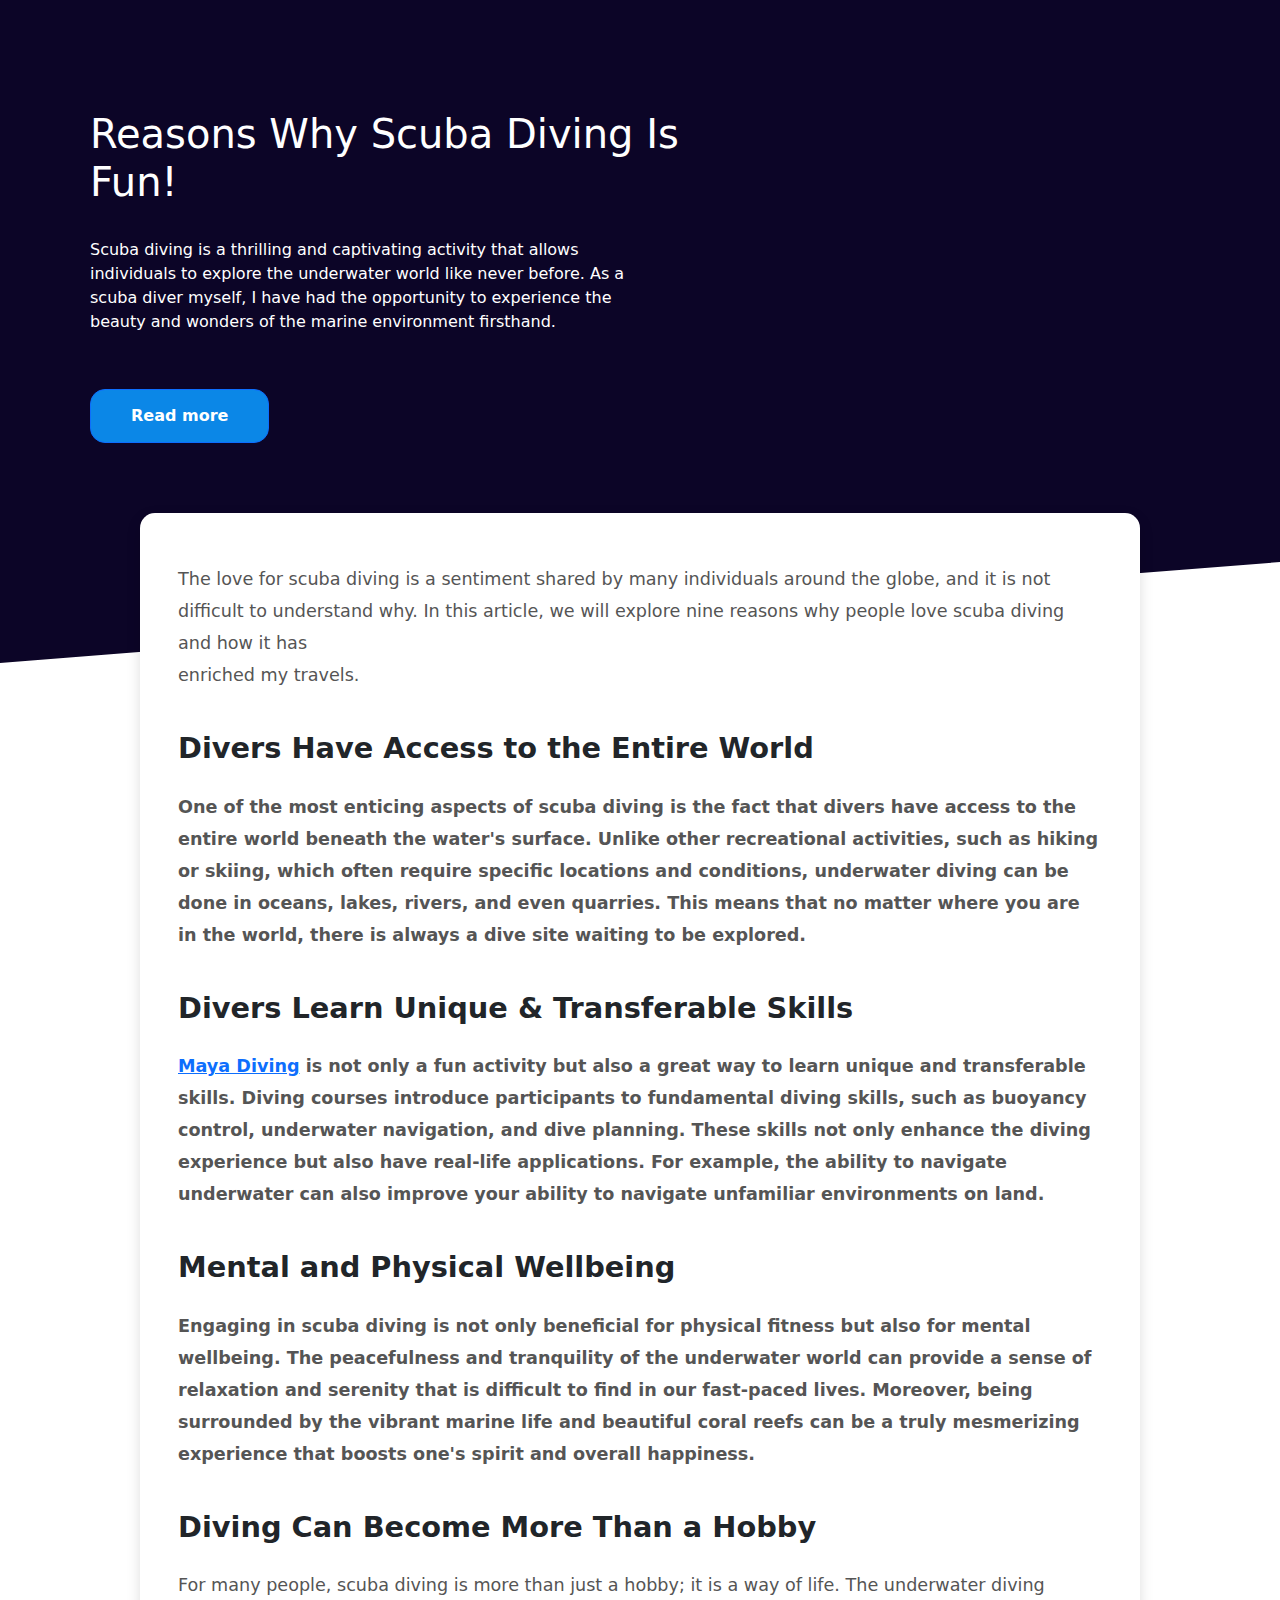
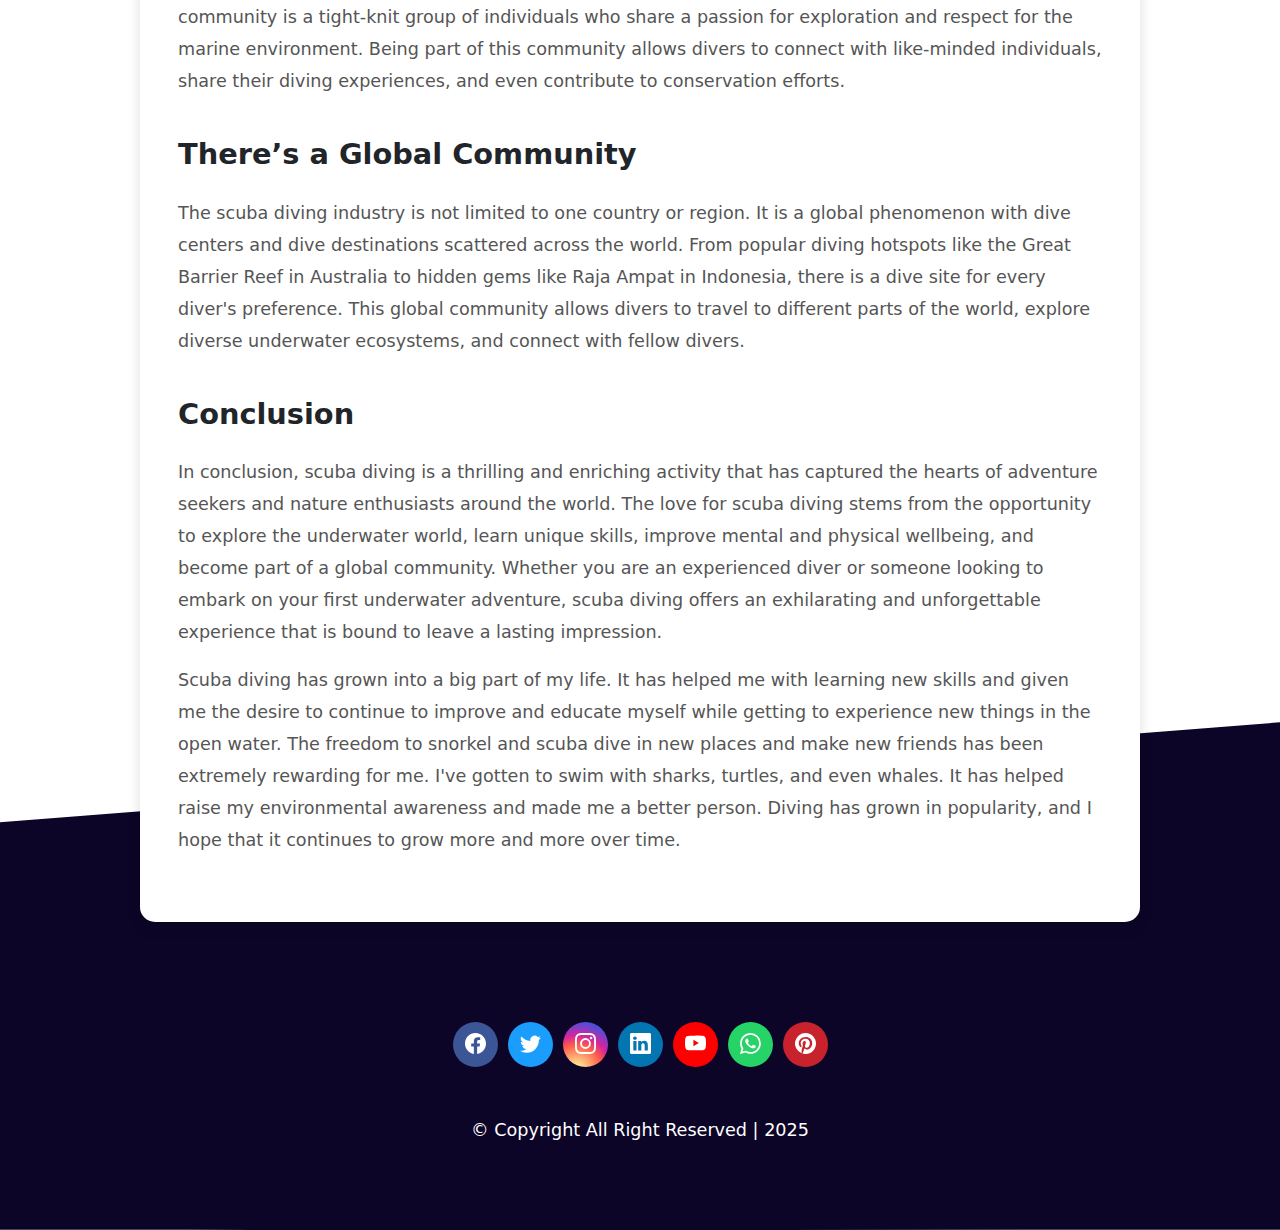
<file: Pages/Blog.html>
<!doctype html>
<html lang="en">

<head>
  <meta charset="utf-8">
  <meta name="viewport" content="width=device-width, initial-scale=1">
  <link rel="stylesheet" href="../css/blog.css">
  <title>Tolpa</title>
  <link href="https://cdn.jsdelivr.net/npm/bootstrap-icons/font/bootstrap-icons.css" rel="stylesheet">
  <link href="https://cdn.jsdelivr.net/npm/bootstrap@5.3.3/dist/css/bootstrap.min.css" rel="stylesheet"
    integrity="sha384-QWTKZyjpPEjISv5WaRU9OFeRpok6YctnYmDr5pNlyT2bRjXh0JMhjY6hW+ALEwIH" crossorigin="anonymous">
  <link href="https://fonts.googleapis.com/css2?family=Gilda+Display&display=swap" rel="stylesheet">

</head>

<body>

  <div class="container-fluid"
    style="background-color: #0C0527; width: 100%;padding: 90px 0 200px; clip-path: polygon(0% 0px, 100% 0%, 100% 84.77%, 0% 100%, 25% 100%, 0% 100%);">
    <div class="container" style="color: white; padding: 20px;">
      <div class="row">
        <div class="col">
          <h1>Reasons Why Scuba Diving Is <br>
            Fun!
          </h1>
          <br>

          <p>Scuba diving is a thrilling and captivating activity that allows
            <br>
            individuals to explore the
            underwater world like never before. As a
            <br>
            scuba diver myself, I have had the opportunity to
            experience the
            <br>
            beauty and wonders of the marine environment firsthand.
          </p>
          <br>

          <a href="#" class="btn btn-primary"
            style="border-radius: 15px; padding: 14px 40px; background: #0b87e7; font-weight: 600;margin-top: 15px;">Read
            more</a>

        </div>

      </div>
    </div>
  </div>

  <div class="container"
    style="width: 100%; padding: 0; max-width: 1000px;border-radius: 15px; box-shadow: 0 5px 15px -1px rgba(0, 0, 0, .15); position: relative;margin-top: -150px; background: #fff; z-index: 1;">
    <div class="row">
      <div class="col" style="padding: 50px;">
        <p style="line-height: 2rem;font-size: 1.1rem; font-weight: 400; color: #555;">The love for scuba diving
          is a sentiment shared by many individuals around the globe, and it is not difficult to understand
          why. In this article, we will explore nine reasons why people love scuba diving and how it has
          <br> enriched my travels.
        </p>
        <h2 style="font-size: 1.8rem; font-weight: bolder; margin: 40px 0 25px 0;">Divers Have Access to the
          Entire World</h2>
        <p style="line-height: 2rem;font-size: 1.1rem;font-weight: bolder;color: #555;">One of the most enticing
          aspects of scuba diving is the fact that divers have access to the entire world beneath the water's
          surface. Unlike other recreational activities, such as hiking or skiing, which often require
          specific locations and conditions, underwater diving can be done in oceans, lakes, rivers, and even
          quarries. This means that no matter where you are in the world, there is always a dive site waiting
          to be explored.</p>
        <h2 style="font-size: 1.8rem;font-weight: bolder;margin: 40px 0 25px 0;">Divers Learn Unique &amp;
          Transferable Skills</h2>
        <p style="line-height: 2rem;font-size: 1.1rem;font-weight: bold; color: #555;"><a
            href="https://mayadiving.com/">Maya Diving</a> is not only a fun activity but also a great way
          to learn unique and transferable skills. Diving courses introduce participants to fundamental diving
          skills, such as buoyancy control, underwater navigation, and dive planning. These skills not only
          enhance the diving experience but also have real-life applications. For example, the ability to
          navigate underwater can also improve your ability to navigate unfamiliar environments on land.</p>
        <h2 style="font-size: 1.8rem;font-weight: bolder;margin: 40px 0 25px 0;">Mental and Physical Wellbeing
        </h2>
        <p style="line-height: 2rem;font-size: 1.1rem;font-weight: bold; color: #555;">Engaging in scuba diving
          is not only beneficial for physical fitness but also for mental wellbeing. The peacefulness and
          tranquility of the underwater world can provide a sense of relaxation and serenity that is difficult
          to find in our fast-paced lives. Moreover, being surrounded by the vibrant marine life and beautiful
          coral reefs can be a truly mesmerizing experience that boosts one's spirit and overall happiness.
        </p>
        <h2 style="font-size: 1.8rem;font-weight: bolder; margin: 40px 0 25px 0;">Diving Can Become More Than a
          Hobby</h2>
        <p style="line-height: 2rem;font-size: 1.1rem;font-weight: 400;color: #555;">For many people, scuba
          diving is more than just a hobby; it is a way of life. The underwater diving community is a
          tight-knit group of individuals who share a passion for exploration and respect for the marine
          environment. Being part of this community allows divers to connect with like-minded individuals,
          share their diving experiences, and even contribute to conservation efforts.</p>
        <h2 style="font-size: 1.8rem;font-weight: bolder;margin: 40px 0 25px 0;">There’s a Global Community</h2>
        <p style="line-height: 2rem;font-size: 1.1rem;font-weight: 400;color: #555;">The scuba diving industry
          is not limited to one country or region. It is a global phenomenon with dive centers and dive
          destinations scattered across the world. From popular diving hotspots like the Great Barrier Reef in
          Australia to hidden gems like Raja Ampat in Indonesia, there is a dive site for every diver's
          preference. This global community allows divers to travel to different parts of the world, explore
          diverse underwater ecosystems, and connect with fellow divers.</p>
        <h2 style="font-size: 1.8rem;font-weight: bolder;margin: 40px 0 25px 0;">Conclusion</h2>
        <p style="line-height: 2rem;font-size: 1.1rem;font-weight: 400;color: #555;">In conclusion, scuba diving
          is a thrilling and enriching activity that has captured the hearts of adventure seekers and nature
          enthusiasts around the world. The love for scuba diving stems from the opportunity to explore the
          underwater world, learn unique skills, improve mental and physical wellbeing, and become part of a
          global community. Whether you are an experienced diver or someone looking to embark on your first
          underwater adventure, scuba diving offers an exhilarating and unforgettable experience that is bound
          to leave a lasting impression.</p>
        <p style="line-height: 2rem;font-size: 1.1rem;font-weight: 400;color: #555;">Scuba diving has grown into
          a big part of my life. It has helped me with learning new skills and given me the desire to continue
          to improve and educate myself while getting to experience new things in the open water. The freedom
          to snorkel and scuba dive in new places and make new friends has been extremely rewarding for me.
          I've gotten to swim with sharks, turtles, and even whales. It has helped raise my environmental
          awareness and made me a better person. Diving has grown in popularity, and I hope that it continues
          to grow more and more over time.</p>


      </div>
    </div>

  </div>

  <div class="container-fluid"
    style="width: 100%;padding: 190px 0 70px;background-color: #0C0527;  margin-top: -200px;clip-path: polygon(0% 100px, 100% 0%, 100% 100%, 0% 100.16%, 25% 100%, 0% 100%);">
    <div class="container">
      <div class="row">
        <div class="col" style="margin-top: 100px;">
          <ul class="social" style="font-size: 0px; padding-left: 0px; text-align: center;">
            <li>
              <a href="#" class="fb" style="background: #3b5596 !important;">
                <svg xmlns="http://www.w3.org/2000/svg" width="21" height="21" fill="currentColor"
                  class="bi bi-facebook" viewBox="0 0 16 16">
                  <path
                    d="M16 8.049c0-4.446-3.582-8.05-8-8.05C3.58 0-.002 3.603-.002 8.05c0 4.017 2.926 7.347 6.75 7.951v-5.625h-2.03V8.05H6.75V6.275c0-2.017 1.195-3.131 3.022-3.131.876 0 1.791.157 1.791.157v1.98h-1.009c-.993 0-1.303.621-1.303 1.258v1.51h2.218l-.354 2.326H9.25V16c3.824-.604 6.75-3.934 6.75-7.951z">
                  </path>
                </svg>
              </a>
            </li>
            <li>
              <a href="#" class="tw" style="background: #1a9dfc !important;">
                <svg xmlns="http://www.w3.org/2000/svg" width="21" height="21" fill="currentColor" class="bi bi-twitter"
                  viewBox="0 0 16 16">
                  <path
                    d="M5.026 15c6.038 0 9.341-5.003 9.341-9.334 0-.14 0-.282-.006-.422A6.685 6.685 0 0 0 16 3.542a6.658 6.658 0 0 1-1.889.518 3.301 3.301 0 0 0 1.447-1.817 6.533 6.533 0 0 1-2.087.793A3.286 3.286 0 0 0 7.875 6.03a9.325 9.325 0 0 1-6.767-3.429 3.289 3.289 0 0 0 1.018 4.382A3.323 3.323 0 0 1 .64 6.575v.045a3.288 3.288 0 0 0 2.632 3.218 3.203 3.203 0 0 1-.865.115 3.23 3.23 0 0 1-.614-.057 3.283 3.283 0 0 0 3.067 2.277A6.588 6.588 0 0 1 .78 13.58a6.32 6.32 0 0 1-.78-.045A9.344 9.344 0 0 0 5.026 15z">
                  </path>
                </svg>
              </a>
            </li>
            <li>
              <a href="#" class="ins"
                style="background: radial-gradient(circle at 30% 107%, #fdf497 0%, #fdf497 5%, #fd5949 45%, #d6249f 60%, #285AEB 90%) !important;">
                <svg xmlns="http://www.w3.org/2000/svg" width="21" height="21" fill="currentColor"
                  class="bi bi-instagram" viewBox="0 0 16 16">
                  <path
                    d="M8 0C5.829 0 5.556.01 4.703.048 3.85.088 3.269.222 2.76.42a3.917 3.917 0 0 0-1.417.923A3.927 3.927 0 0 0 .42 2.76C.222 3.268.087 3.85.048 4.7.01 5.555 0 5.827 0 8.001c0 2.172.01 2.444.048 3.297.04.852.174 1.433.372 1.942.205.526.478.972.923 1.417.444.445.89.719 1.416.923.51.198 1.09.333 1.942.372C5.555 15.99 5.827 16 8 16s2.444-.01 3.298-.048c.851-.04 1.434-.174 1.943-.372a3.916 3.916 0 0 0 1.416-.923c.445-.445.718-.891.923-1.417.197-.509.332-1.09.372-1.942C15.99 10.445 16 10.173 16 8s-.01-2.445-.048-3.299c-.04-.851-.175-1.433-.372-1.941a3.926 3.926 0 0 0-.923-1.417A3.911 3.911 0 0 0 13.24.42c-.51-.198-1.092-.333-1.943-.372C10.443.01 10.172 0 7.998 0h.003zm-.717 1.442h.718c2.136 0 2.389.007 3.232.046.78.035 1.204.166 1.486.275.373.145.64.319.92.599.28.28.453.546.598.92.11.281.24.705.275 1.485.039.843.047 1.096.047 3.231s-.008 2.389-.047 3.232c-.035.78-.166 1.203-.275 1.485a2.47 2.47 0 0 1-.599.919c-.28.28-.546.453-.92.598-.28.11-.704.24-1.485.276-.843.038-1.096.047-3.232.047s-2.39-.009-3.233-.047c-.78-.036-1.203-.166-1.485-.276a2.478 2.478 0 0 1-.92-.598 2.48 2.48 0 0 1-.6-.92c-.109-.281-.24-.705-.275-1.485-.038-.843-.046-1.096-.046-3.233 0-2.136.008-2.388.046-3.231.036-.78.166-1.204.276-1.486.145-.373.319-.64.599-.92.28-.28.546-.453.92-.598.282-.11.705-.24 1.485-.276.738-.034 1.024-.044 2.515-.045v.002zm4.988 1.328a.96.96 0 1 0 0 1.92.96.96 0 0 0 0-1.92zm-4.27 1.122a4.109 4.109 0 1 0 0 8.217 4.109 4.109 0 0 0 0-8.217zm0 1.441a2.667 2.667 0 1 1 0 5.334 2.667 2.667 0 0 1 0-5.334z">
                  </path>
                </svg>
              </a>
            </li>
            <li>
              <a href="#" class="in" style="background: #0375b0 !important;">
                <svg xmlns="http://www.w3.org/2000/svg" width="21" height="21" fill="currentColor"
                  class="bi bi-linkedin" viewBox="0 0 16 16">
                  <path
                    d="M0 1.146C0 .513.526 0 1.175 0h13.65C15.474 0 16 .513 16 1.146v13.708c0 .633-.526 1.146-1.175 1.146H1.175C.526 16 0 15.487 0 14.854V1.146zm4.943 12.248V6.169H2.542v7.225h2.401zm-1.2-8.212c.837 0 1.358-.554 1.358-1.248-.015-.709-.52-1.248-1.342-1.248-.822 0-1.359.54-1.359 1.248 0 .694.521 1.248 1.327 1.248h.016zm4.908 8.212V9.359c0-.216.016-.432.08-.586.173-.431.568-.878 1.232-.878.869 0 1.216.662 1.216 1.634v3.865h2.401V9.25c0-2.22-1.184-3.252-2.764-3.252-1.274 0-1.845.7-2.165 1.193v.025h-.016a5.54 5.54 0 0 1 .016-.025V6.169h-2.4c.03.678 0 7.225 0 7.225h2.4z">
                  </path>
                </svg>
              </a>
            </li>
            <li>
              <a href="#" class="yt" style="background: #FF0000 !important;">
                <svg xmlns="http://www.w3.org/2000/svg" width="21" height="21" fill="currentColor" class="bi bi-youtube"
                  viewBox="0 0 16 16">
                  <path
                    d="M8.051 1.999h.089c.822.003 4.987.033 6.11.335a2.01 2.01 0 0 1 1.415 1.42c.101.38.172.883.22 1.402l.01.104.022.26.008.104c.065.914.073 1.77.074 1.957v.075c-.001.194-.01 1.108-.082 2.06l-.008.105-.009.104c-.05.572-.124 1.14-.235 1.558a2.007 2.007 0 0 1-1.415 1.42c-1.16.312-5.569.334-6.18.335h-.142c-.309 0-1.587-.006-2.927-.052l-.17-.006-.087-.004-.171-.007-.171-.007c-1.11-.049-2.167-.128-2.654-.26a2.007 2.007 0 0 1-1.415-1.419c-.111-.417-.185-.986-.235-1.558L.09 9.82l-.008-.104A31.4 31.4 0 0 1 0 7.68v-.123c.002-.215.01-.958.064-1.778l.007-.103.003-.052.008-.104.022-.26.01-.104c.048-.519.119-1.023.22-1.402a2.007 2.007 0 0 1 1.415-1.42c.487-.13 1.544-.21 2.654-.26l.17-.007.172-.006.086-.003.171-.007A99.788 99.788 0 0 1 7.858 2h.193zM6.4 5.209v4.818l4.157-2.408L6.4 5.209z">
                  </path>
                </svg>
              </a>
            </li>
            <li>
              <a href="#" class="wp" style="background: #25D366 !important;">
                <svg xmlns="http://www.w3.org/2000/svg" width="21" height="21" fill="currentColor"
                  class="bi bi-whatsapp" viewBox="0 0 16 16">
                  <path
                    d="M13.601 2.326A7.854 7.854 0 0 0 7.994 0C3.627 0 .068 3.558.064 7.926c0 1.399.366 2.76 1.057 3.965L0 16l4.204-1.102a7.933 7.933 0 0 0 3.79.965h.004c4.368 0 7.926-3.558 7.93-7.93A7.898 7.898 0 0 0 13.6 2.326zM7.994 14.521a6.573 6.573 0 0 1-3.356-.92l-.24-.144-2.494.654.666-2.433-.156-.251a6.56 6.56 0 0 1-1.007-3.505c0-3.626 2.957-6.584 6.591-6.584a6.56 6.56 0 0 1 4.66 1.931 6.557 6.557 0 0 1 1.928 4.66c-.004 3.639-2.961 6.592-6.592 6.592zm3.615-4.934c-.197-.099-1.17-.578-1.353-.646-.182-.065-.315-.099-.445.099-.133.197-.513.646-.627.775-.114.133-.232.148-.43.05-.197-.1-.836-.308-1.592-.985-.59-.525-.985-1.175-1.103-1.372-.114-.198-.011-.304.088-.403.087-.088.197-.232.296-.346.1-.114.133-.198.198-.33.065-.134.034-.248-.015-.347-.05-.099-.445-1.076-.612-1.47-.16-.389-.323-.335-.445-.34-.114-.007-.247-.007-.38-.007a.729.729 0 0 0-.529.247c-.182.198-.691.677-.691 1.654 0 .977.71 1.916.81 2.049.098.133 1.394 2.132 3.383 2.992.47.205.84.326 1.129.418.475.152.904.129 1.246.08.38-.058 1.171-.48 1.338-.943.164-.464.164-.86.114-.943-.049-.084-.182-.133-.38-.232z">
                  </path>
                </svg>
              </a>
            </li>
            <li>
              <a href="#" class="pin" style="background: #c8232c !important;">
                <svg xmlns="http://www.w3.org/2000/svg" width="21" height="21" fill="currentColor"
                  class="bi bi-pinterest" viewBox="0 0 16 16">
                  <path
                    d="M8 0a8 8 0 0 0-2.915 15.452c-.07-.633-.134-1.606.027-2.297.146-.625.938-3.977.938-3.977s-.239-.479-.239-1.187c0-1.113.645-1.943 1.448-1.943.682 0 1.012.512 1.012 1.127 0 .686-.437 1.712-.663 2.663-.188.796.4 1.446 1.185 1.446 1.422 0 2.515-1.5 2.515-3.664 0-1.915-1.377-3.254-3.342-3.254-2.276 0-3.612 1.707-3.612 3.471 0 .688.265 1.425.595 1.826a.24.24 0 0 1 .056.23c-.061.252-.196.796-.222.907-.035.146-.116.177-.268.107-1-.465-1.624-1.926-1.624-3.1 0-2.523 1.834-4.84 5.286-4.84 2.775 0 4.932 1.977 4.932 4.62 0 2.757-1.739 4.976-4.151 4.976-.811 0-1.573-.421-1.834-.919l-.498 1.902c-.181.695-.669 1.566-.995 2.097A8 8 0 1 0 8 0z">
                  </path>
                </svg>
              </a>
            </li>
          </ul>

          <p style="text-align: center; color: #fff;margin-top: 40px;font-size: 1.1rem;">© Copyright All Right Reserved
            | 2025</p>
        </div>
      </div>
    </div>
  </div>

  <script src="https://cdn.jsdelivr.net/npm/bootstrap@5.3.3/dist/js/bootstrap.bundle.min.js"
    integrity="sha384-YvpcrYf0tY3lHB60NNkmXc5s9fDVZLESaAA55NDzOxhy9GkcIdslK1eN7N6jIeHz"
    crossorigin="anonymous"></script>

</body>
</file>
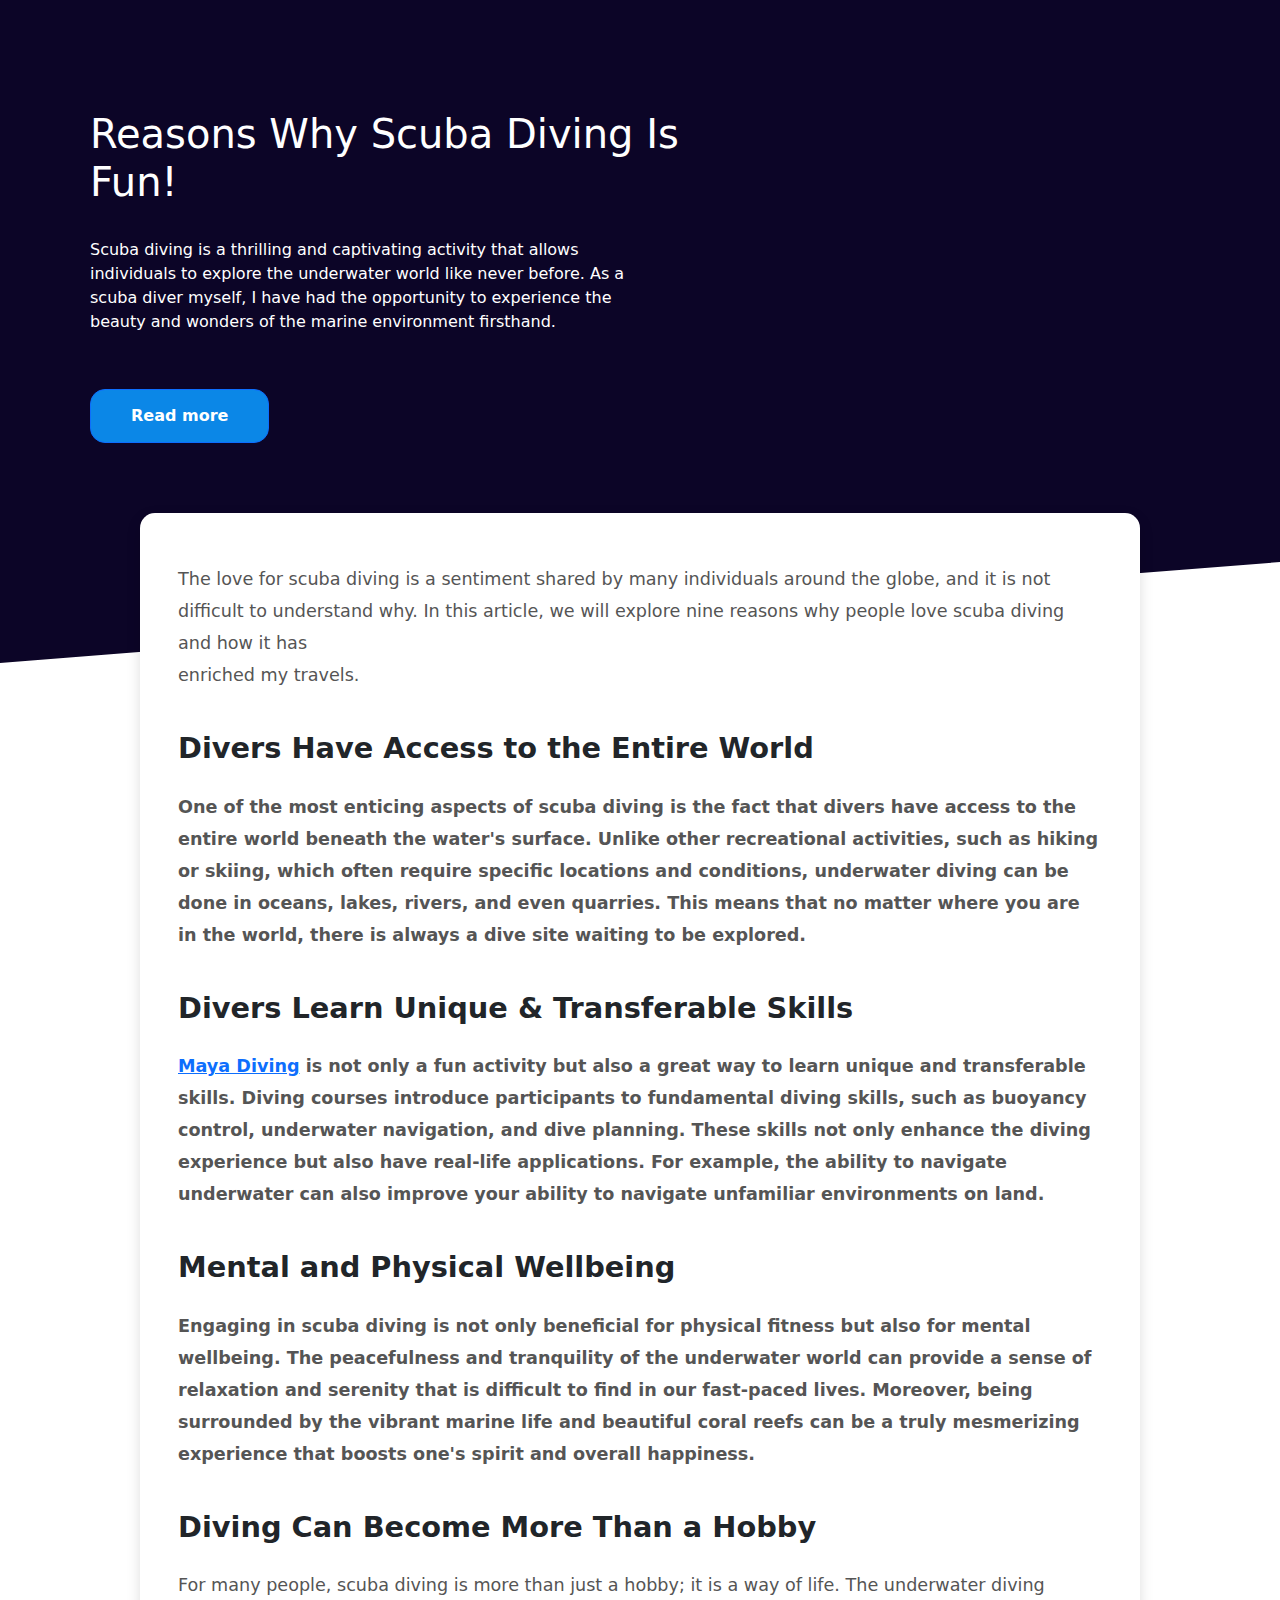
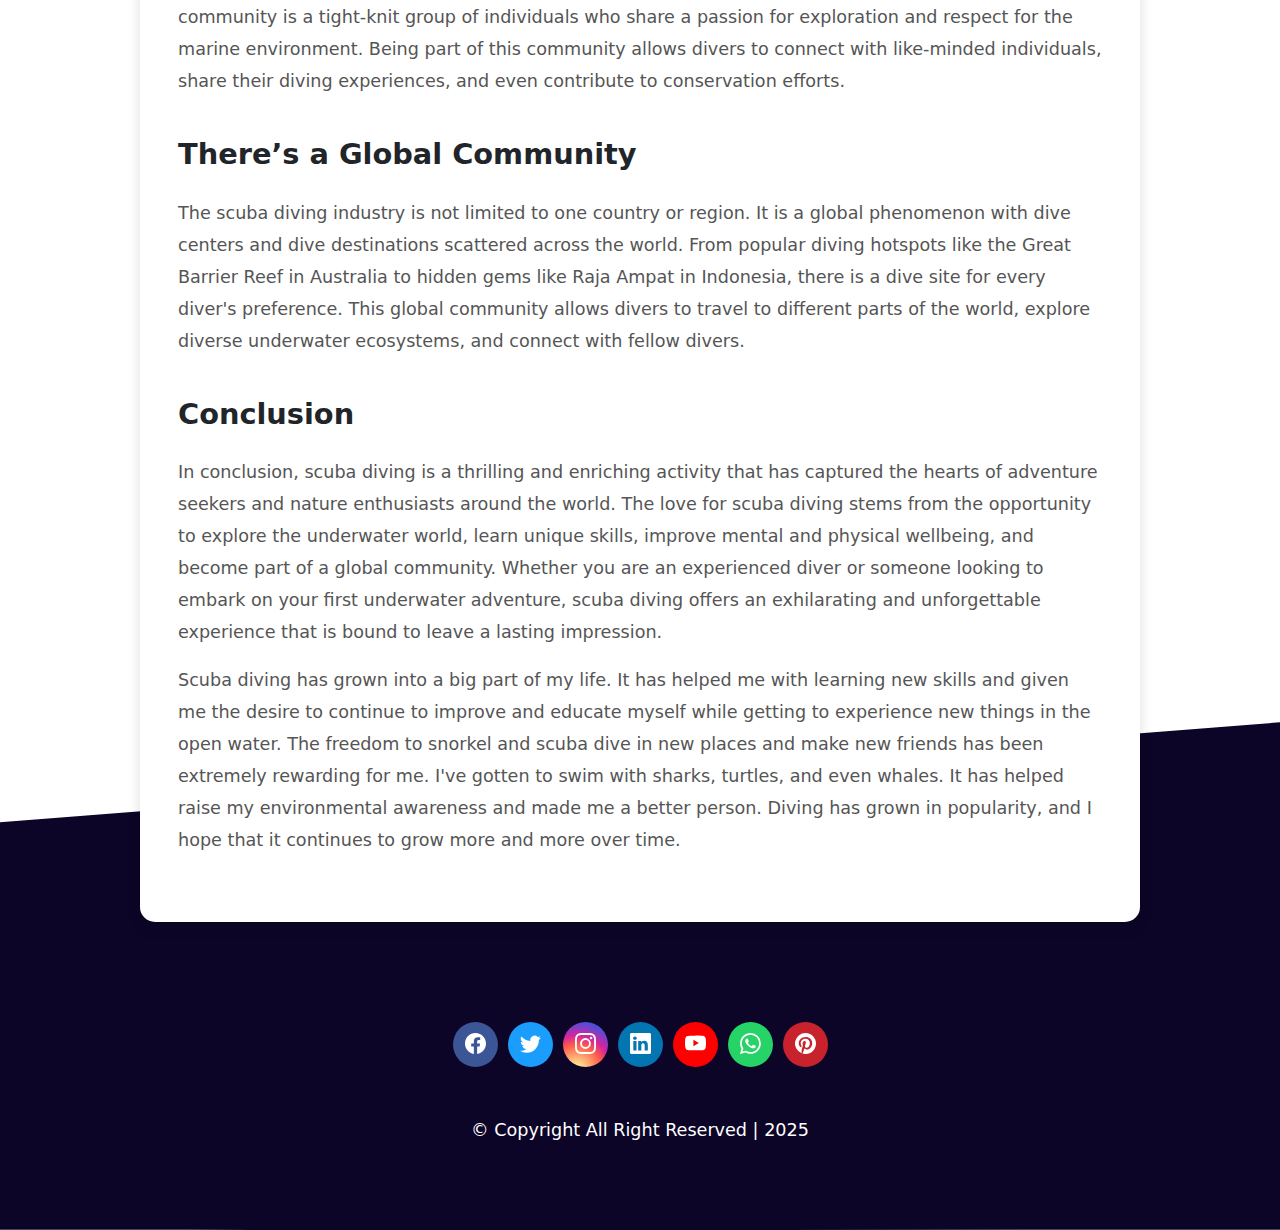
<file: TolpaHolistic/Pages/Blog.html>
<!doctype html>
<html lang="en">

<head>
  <meta charset="utf-8">
  <meta name="viewport" content="width=device-width, initial-scale=1">
  <link rel="stylesheet" href="/css/blog.css">
  <title>Tolpa</title>
  <link href="https://cdn.jsdelivr.net/npm/bootstrap-icons/font/bootstrap-icons.css" rel="stylesheet">
  <link href="https://cdn.jsdelivr.net/npm/bootstrap@5.3.3/dist/css/bootstrap.min.css" rel="stylesheet"
    integrity="sha384-QWTKZyjpPEjISv5WaRU9OFeRpok6YctnYmDr5pNlyT2bRjXh0JMhjY6hW+ALEwIH" crossorigin="anonymous">
  <link href="https://fonts.googleapis.com/css2?family=Gilda+Display&display=swap" rel="stylesheet">

</head>

<body>

  <div class="container-fluid"
    style="background-color: #0C0527; width: 100%;padding: 90px 0 200px; clip-path: polygon(0% 0px, 100% 0%, 100% 84.77%, 0% 100%, 25% 100%, 0% 100%);">
    <div class="container" style="color: white; padding: 20px;">
      <div class="row">
        <div class="col">
          <h1>Reasons Why Scuba Diving Is <br>
            Fun!
          </h1>
          <br>

          <p>Scuba diving is a thrilling and captivating activity that allows
            <br>
            individuals to explore the
            underwater world like never before. As a
            <br>
            scuba diver myself, I have had the opportunity to
            experience the
            <br>
            beauty and wonders of the marine environment firsthand.
          </p>
          <br>

          <a href="#" class="btn btn-primary"
            style="border-radius: 15px; padding: 14px 40px; background: #0b87e7; font-weight: 600;margin-top: 15px;">Read
            more</a>

        </div>

      </div>
    </div>
  </div>

  <div class="container"
    style="width: 100%; padding: 0; max-width: 1000px;border-radius: 15px; box-shadow: 0 5px 15px -1px rgba(0, 0, 0, .15); position: relative;margin-top: -150px; background: #fff; z-index: 1;">
    <div class="row">
      <div class="col" style="padding: 50px;">
        <p style="line-height: 2rem;font-size: 1.1rem; font-weight: 400; color: #555;">The love for scuba diving
          is a sentiment shared by many individuals around the globe, and it is not difficult to understand
          why. In this article, we will explore nine reasons why people love scuba diving and how it has
          <br> enriched my travels.
        </p>
        <h2 style="font-size: 1.8rem; font-weight: bolder; margin: 40px 0 25px 0;">Divers Have Access to the
          Entire World</h2>
        <p style="line-height: 2rem;font-size: 1.1rem;font-weight: bolder;color: #555;">One of the most enticing
          aspects of scuba diving is the fact that divers have access to the entire world beneath the water's
          surface. Unlike other recreational activities, such as hiking or skiing, which often require
          specific locations and conditions, underwater diving can be done in oceans, lakes, rivers, and even
          quarries. This means that no matter where you are in the world, there is always a dive site waiting
          to be explored.</p>
        <h2 style="font-size: 1.8rem;font-weight: bolder;margin: 40px 0 25px 0;">Divers Learn Unique &amp;
          Transferable Skills</h2>
        <p style="line-height: 2rem;font-size: 1.1rem;font-weight: bold; color: #555;"><a
            href="https://mayadiving.com/">Maya Diving</a> is not only a fun activity but also a great way
          to learn unique and transferable skills. Diving courses introduce participants to fundamental diving
          skills, such as buoyancy control, underwater navigation, and dive planning. These skills not only
          enhance the diving experience but also have real-life applications. For example, the ability to
          navigate underwater can also improve your ability to navigate unfamiliar environments on land.</p>
        <h2 style="font-size: 1.8rem;font-weight: bolder;margin: 40px 0 25px 0;">Mental and Physical Wellbeing
        </h2>
        <p style="line-height: 2rem;font-size: 1.1rem;font-weight: bold; color: #555;">Engaging in scuba diving
          is not only beneficial for physical fitness but also for mental wellbeing. The peacefulness and
          tranquility of the underwater world can provide a sense of relaxation and serenity that is difficult
          to find in our fast-paced lives. Moreover, being surrounded by the vibrant marine life and beautiful
          coral reefs can be a truly mesmerizing experience that boosts one's spirit and overall happiness.
        </p>
        <h2 style="font-size: 1.8rem;font-weight: bolder; margin: 40px 0 25px 0;">Diving Can Become More Than a
          Hobby</h2>
        <p style="line-height: 2rem;font-size: 1.1rem;font-weight: 400;color: #555;">For many people, scuba
          diving is more than just a hobby; it is a way of life. The underwater diving community is a
          tight-knit group of individuals who share a passion for exploration and respect for the marine
          environment. Being part of this community allows divers to connect with like-minded individuals,
          share their diving experiences, and even contribute to conservation efforts.</p>
        <h2 style="font-size: 1.8rem;font-weight: bolder;margin: 40px 0 25px 0;">There’s a Global Community</h2>
        <p style="line-height: 2rem;font-size: 1.1rem;font-weight: 400;color: #555;">The scuba diving industry
          is not limited to one country or region. It is a global phenomenon with dive centers and dive
          destinations scattered across the world. From popular diving hotspots like the Great Barrier Reef in
          Australia to hidden gems like Raja Ampat in Indonesia, there is a dive site for every diver's
          preference. This global community allows divers to travel to different parts of the world, explore
          diverse underwater ecosystems, and connect with fellow divers.</p>
        <h2 style="font-size: 1.8rem;font-weight: bolder;margin: 40px 0 25px 0;">Conclusion</h2>
        <p style="line-height: 2rem;font-size: 1.1rem;font-weight: 400;color: #555;">In conclusion, scuba diving
          is a thrilling and enriching activity that has captured the hearts of adventure seekers and nature
          enthusiasts around the world. The love for scuba diving stems from the opportunity to explore the
          underwater world, learn unique skills, improve mental and physical wellbeing, and become part of a
          global community. Whether you are an experienced diver or someone looking to embark on your first
          underwater adventure, scuba diving offers an exhilarating and unforgettable experience that is bound
          to leave a lasting impression.</p>
        <p style="line-height: 2rem;font-size: 1.1rem;font-weight: 400;color: #555;">Scuba diving has grown into
          a big part of my life. It has helped me with learning new skills and given me the desire to continue
          to improve and educate myself while getting to experience new things in the open water. The freedom
          to snorkel and scuba dive in new places and make new friends has been extremely rewarding for me.
          I've gotten to swim with sharks, turtles, and even whales. It has helped raise my environmental
          awareness and made me a better person. Diving has grown in popularity, and I hope that it continues
          to grow more and more over time.</p>


      </div>
    </div>

  </div>

  <div class="container-fluid"
    style="width: 100%;padding: 190px 0 70px;background-color: #0C0527;  margin-top: -200px;clip-path: polygon(0% 100px, 100% 0%, 100% 100%, 0% 100.16%, 25% 100%, 0% 100%);">
    <div class="container">
      <div class="row">
        <div class="col" style="margin-top: 100px;">
          <ul class="social" style="font-size: 0px; padding-left: 0px; text-align: center;">
            <li>
              <a href="#" class="fb" style="background: #3b5596 !important;">
                <svg xmlns="http://www.w3.org/2000/svg" width="21" height="21" fill="currentColor"
                  class="bi bi-facebook" viewBox="0 0 16 16">
                  <path
                    d="M16 8.049c0-4.446-3.582-8.05-8-8.05C3.58 0-.002 3.603-.002 8.05c0 4.017 2.926 7.347 6.75 7.951v-5.625h-2.03V8.05H6.75V6.275c0-2.017 1.195-3.131 3.022-3.131.876 0 1.791.157 1.791.157v1.98h-1.009c-.993 0-1.303.621-1.303 1.258v1.51h2.218l-.354 2.326H9.25V16c3.824-.604 6.75-3.934 6.75-7.951z">
                  </path>
                </svg>
              </a>
            </li>
            <li>
              <a href="#" class="tw" style="background: #1a9dfc !important;">
                <svg xmlns="http://www.w3.org/2000/svg" width="21" height="21" fill="currentColor" class="bi bi-twitter"
                  viewBox="0 0 16 16">
                  <path
                    d="M5.026 15c6.038 0 9.341-5.003 9.341-9.334 0-.14 0-.282-.006-.422A6.685 6.685 0 0 0 16 3.542a6.658 6.658 0 0 1-1.889.518 3.301 3.301 0 0 0 1.447-1.817 6.533 6.533 0 0 1-2.087.793A3.286 3.286 0 0 0 7.875 6.03a9.325 9.325 0 0 1-6.767-3.429 3.289 3.289 0 0 0 1.018 4.382A3.323 3.323 0 0 1 .64 6.575v.045a3.288 3.288 0 0 0 2.632 3.218 3.203 3.203 0 0 1-.865.115 3.23 3.23 0 0 1-.614-.057 3.283 3.283 0 0 0 3.067 2.277A6.588 6.588 0 0 1 .78 13.58a6.32 6.32 0 0 1-.78-.045A9.344 9.344 0 0 0 5.026 15z">
                  </path>
                </svg>
              </a>
            </li>
            <li>
              <a href="#" class="ins"
                style="background: radial-gradient(circle at 30% 107%, #fdf497 0%, #fdf497 5%, #fd5949 45%, #d6249f 60%, #285AEB 90%) !important;">
                <svg xmlns="http://www.w3.org/2000/svg" width="21" height="21" fill="currentColor"
                  class="bi bi-instagram" viewBox="0 0 16 16">
                  <path
                    d="M8 0C5.829 0 5.556.01 4.703.048 3.85.088 3.269.222 2.76.42a3.917 3.917 0 0 0-1.417.923A3.927 3.927 0 0 0 .42 2.76C.222 3.268.087 3.85.048 4.7.01 5.555 0 5.827 0 8.001c0 2.172.01 2.444.048 3.297.04.852.174 1.433.372 1.942.205.526.478.972.923 1.417.444.445.89.719 1.416.923.51.198 1.09.333 1.942.372C5.555 15.99 5.827 16 8 16s2.444-.01 3.298-.048c.851-.04 1.434-.174 1.943-.372a3.916 3.916 0 0 0 1.416-.923c.445-.445.718-.891.923-1.417.197-.509.332-1.09.372-1.942C15.99 10.445 16 10.173 16 8s-.01-2.445-.048-3.299c-.04-.851-.175-1.433-.372-1.941a3.926 3.926 0 0 0-.923-1.417A3.911 3.911 0 0 0 13.24.42c-.51-.198-1.092-.333-1.943-.372C10.443.01 10.172 0 7.998 0h.003zm-.717 1.442h.718c2.136 0 2.389.007 3.232.046.78.035 1.204.166 1.486.275.373.145.64.319.92.599.28.28.453.546.598.92.11.281.24.705.275 1.485.039.843.047 1.096.047 3.231s-.008 2.389-.047 3.232c-.035.78-.166 1.203-.275 1.485a2.47 2.47 0 0 1-.599.919c-.28.28-.546.453-.92.598-.28.11-.704.24-1.485.276-.843.038-1.096.047-3.232.047s-2.39-.009-3.233-.047c-.78-.036-1.203-.166-1.485-.276a2.478 2.478 0 0 1-.92-.598 2.48 2.48 0 0 1-.6-.92c-.109-.281-.24-.705-.275-1.485-.038-.843-.046-1.096-.046-3.233 0-2.136.008-2.388.046-3.231.036-.78.166-1.204.276-1.486.145-.373.319-.64.599-.92.28-.28.546-.453.92-.598.282-.11.705-.24 1.485-.276.738-.034 1.024-.044 2.515-.045v.002zm4.988 1.328a.96.96 0 1 0 0 1.92.96.96 0 0 0 0-1.92zm-4.27 1.122a4.109 4.109 0 1 0 0 8.217 4.109 4.109 0 0 0 0-8.217zm0 1.441a2.667 2.667 0 1 1 0 5.334 2.667 2.667 0 0 1 0-5.334z">
                  </path>
                </svg>
              </a>
            </li>
            <li>
              <a href="#" class="in" style="background: #0375b0 !important;">
                <svg xmlns="http://www.w3.org/2000/svg" width="21" height="21" fill="currentColor"
                  class="bi bi-linkedin" viewBox="0 0 16 16">
                  <path
                    d="M0 1.146C0 .513.526 0 1.175 0h13.65C15.474 0 16 .513 16 1.146v13.708c0 .633-.526 1.146-1.175 1.146H1.175C.526 16 0 15.487 0 14.854V1.146zm4.943 12.248V6.169H2.542v7.225h2.401zm-1.2-8.212c.837 0 1.358-.554 1.358-1.248-.015-.709-.52-1.248-1.342-1.248-.822 0-1.359.54-1.359 1.248 0 .694.521 1.248 1.327 1.248h.016zm4.908 8.212V9.359c0-.216.016-.432.08-.586.173-.431.568-.878 1.232-.878.869 0 1.216.662 1.216 1.634v3.865h2.401V9.25c0-2.22-1.184-3.252-2.764-3.252-1.274 0-1.845.7-2.165 1.193v.025h-.016a5.54 5.54 0 0 1 .016-.025V6.169h-2.4c.03.678 0 7.225 0 7.225h2.4z">
                  </path>
                </svg>
              </a>
            </li>
            <li>
              <a href="#" class="yt" style="background: #FF0000 !important;">
                <svg xmlns="http://www.w3.org/2000/svg" width="21" height="21" fill="currentColor" class="bi bi-youtube"
                  viewBox="0 0 16 16">
                  <path
                    d="M8.051 1.999h.089c.822.003 4.987.033 6.11.335a2.01 2.01 0 0 1 1.415 1.42c.101.38.172.883.22 1.402l.01.104.022.26.008.104c.065.914.073 1.77.074 1.957v.075c-.001.194-.01 1.108-.082 2.06l-.008.105-.009.104c-.05.572-.124 1.14-.235 1.558a2.007 2.007 0 0 1-1.415 1.42c-1.16.312-5.569.334-6.18.335h-.142c-.309 0-1.587-.006-2.927-.052l-.17-.006-.087-.004-.171-.007-.171-.007c-1.11-.049-2.167-.128-2.654-.26a2.007 2.007 0 0 1-1.415-1.419c-.111-.417-.185-.986-.235-1.558L.09 9.82l-.008-.104A31.4 31.4 0 0 1 0 7.68v-.123c.002-.215.01-.958.064-1.778l.007-.103.003-.052.008-.104.022-.26.01-.104c.048-.519.119-1.023.22-1.402a2.007 2.007 0 0 1 1.415-1.42c.487-.13 1.544-.21 2.654-.26l.17-.007.172-.006.086-.003.171-.007A99.788 99.788 0 0 1 7.858 2h.193zM6.4 5.209v4.818l4.157-2.408L6.4 5.209z">
                  </path>
                </svg>
              </a>
            </li>
            <li>
              <a href="#" class="wp" style="background: #25D366 !important;">
                <svg xmlns="http://www.w3.org/2000/svg" width="21" height="21" fill="currentColor"
                  class="bi bi-whatsapp" viewBox="0 0 16 16">
                  <path
                    d="M13.601 2.326A7.854 7.854 0 0 0 7.994 0C3.627 0 .068 3.558.064 7.926c0 1.399.366 2.76 1.057 3.965L0 16l4.204-1.102a7.933 7.933 0 0 0 3.79.965h.004c4.368 0 7.926-3.558 7.93-7.93A7.898 7.898 0 0 0 13.6 2.326zM7.994 14.521a6.573 6.573 0 0 1-3.356-.92l-.24-.144-2.494.654.666-2.433-.156-.251a6.56 6.56 0 0 1-1.007-3.505c0-3.626 2.957-6.584 6.591-6.584a6.56 6.56 0 0 1 4.66 1.931 6.557 6.557 0 0 1 1.928 4.66c-.004 3.639-2.961 6.592-6.592 6.592zm3.615-4.934c-.197-.099-1.17-.578-1.353-.646-.182-.065-.315-.099-.445.099-.133.197-.513.646-.627.775-.114.133-.232.148-.43.05-.197-.1-.836-.308-1.592-.985-.59-.525-.985-1.175-1.103-1.372-.114-.198-.011-.304.088-.403.087-.088.197-.232.296-.346.1-.114.133-.198.198-.33.065-.134.034-.248-.015-.347-.05-.099-.445-1.076-.612-1.47-.16-.389-.323-.335-.445-.34-.114-.007-.247-.007-.38-.007a.729.729 0 0 0-.529.247c-.182.198-.691.677-.691 1.654 0 .977.71 1.916.81 2.049.098.133 1.394 2.132 3.383 2.992.47.205.84.326 1.129.418.475.152.904.129 1.246.08.38-.058 1.171-.48 1.338-.943.164-.464.164-.86.114-.943-.049-.084-.182-.133-.38-.232z">
                  </path>
                </svg>
              </a>
            </li>
            <li>
              <a href="#" class="pin" style="background: #c8232c !important;">
                <svg xmlns="http://www.w3.org/2000/svg" width="21" height="21" fill="currentColor"
                  class="bi bi-pinterest" viewBox="0 0 16 16">
                  <path
                    d="M8 0a8 8 0 0 0-2.915 15.452c-.07-.633-.134-1.606.027-2.297.146-.625.938-3.977.938-3.977s-.239-.479-.239-1.187c0-1.113.645-1.943 1.448-1.943.682 0 1.012.512 1.012 1.127 0 .686-.437 1.712-.663 2.663-.188.796.4 1.446 1.185 1.446 1.422 0 2.515-1.5 2.515-3.664 0-1.915-1.377-3.254-3.342-3.254-2.276 0-3.612 1.707-3.612 3.471 0 .688.265 1.425.595 1.826a.24.24 0 0 1 .056.23c-.061.252-.196.796-.222.907-.035.146-.116.177-.268.107-1-.465-1.624-1.926-1.624-3.1 0-2.523 1.834-4.84 5.286-4.84 2.775 0 4.932 1.977 4.932 4.62 0 2.757-1.739 4.976-4.151 4.976-.811 0-1.573-.421-1.834-.919l-.498 1.902c-.181.695-.669 1.566-.995 2.097A8 8 0 1 0 8 0z">
                  </path>
                </svg>
              </a>
            </li>
          </ul>

          <p style="text-align: center; color: #fff;margin-top: 40px;font-size: 1.1rem;">© Copyright All Right Reserved
            | 2025</p>
        </div>
      </div>
    </div>
  </div>

  <script src="https://cdn.jsdelivr.net/npm/bootstrap@5.3.3/dist/js/bootstrap.bundle.min.js"
    integrity="sha384-YvpcrYf0tY3lHB60NNkmXc5s9fDVZLESaAA55NDzOxhy9GkcIdslK1eN7N6jIeHz"
    crossorigin="anonymous"></script>

</body>
</file>
<file: css/blog.css>
html,
body {
  padding: 0;
  margin: 0;
  width: 100%;
  overflow-x: hidden;

}

ul.social li a {
  display: block;
  width: 45px;
  height: 45px;
  border-radius: 100%;
  background: #eee;
  line-height: 43px;
  color: #fff;

}

ul li {
  text-decoration: none;
  list-style-type: none;
  display: inline-block;
}

.social li {
  padding: 10px 5px;
}

@media (max-width: 480px) {
  ul.social li a {
    text-align: center;
    width: 40px;
    height: 40px;
  }


}
</file>
